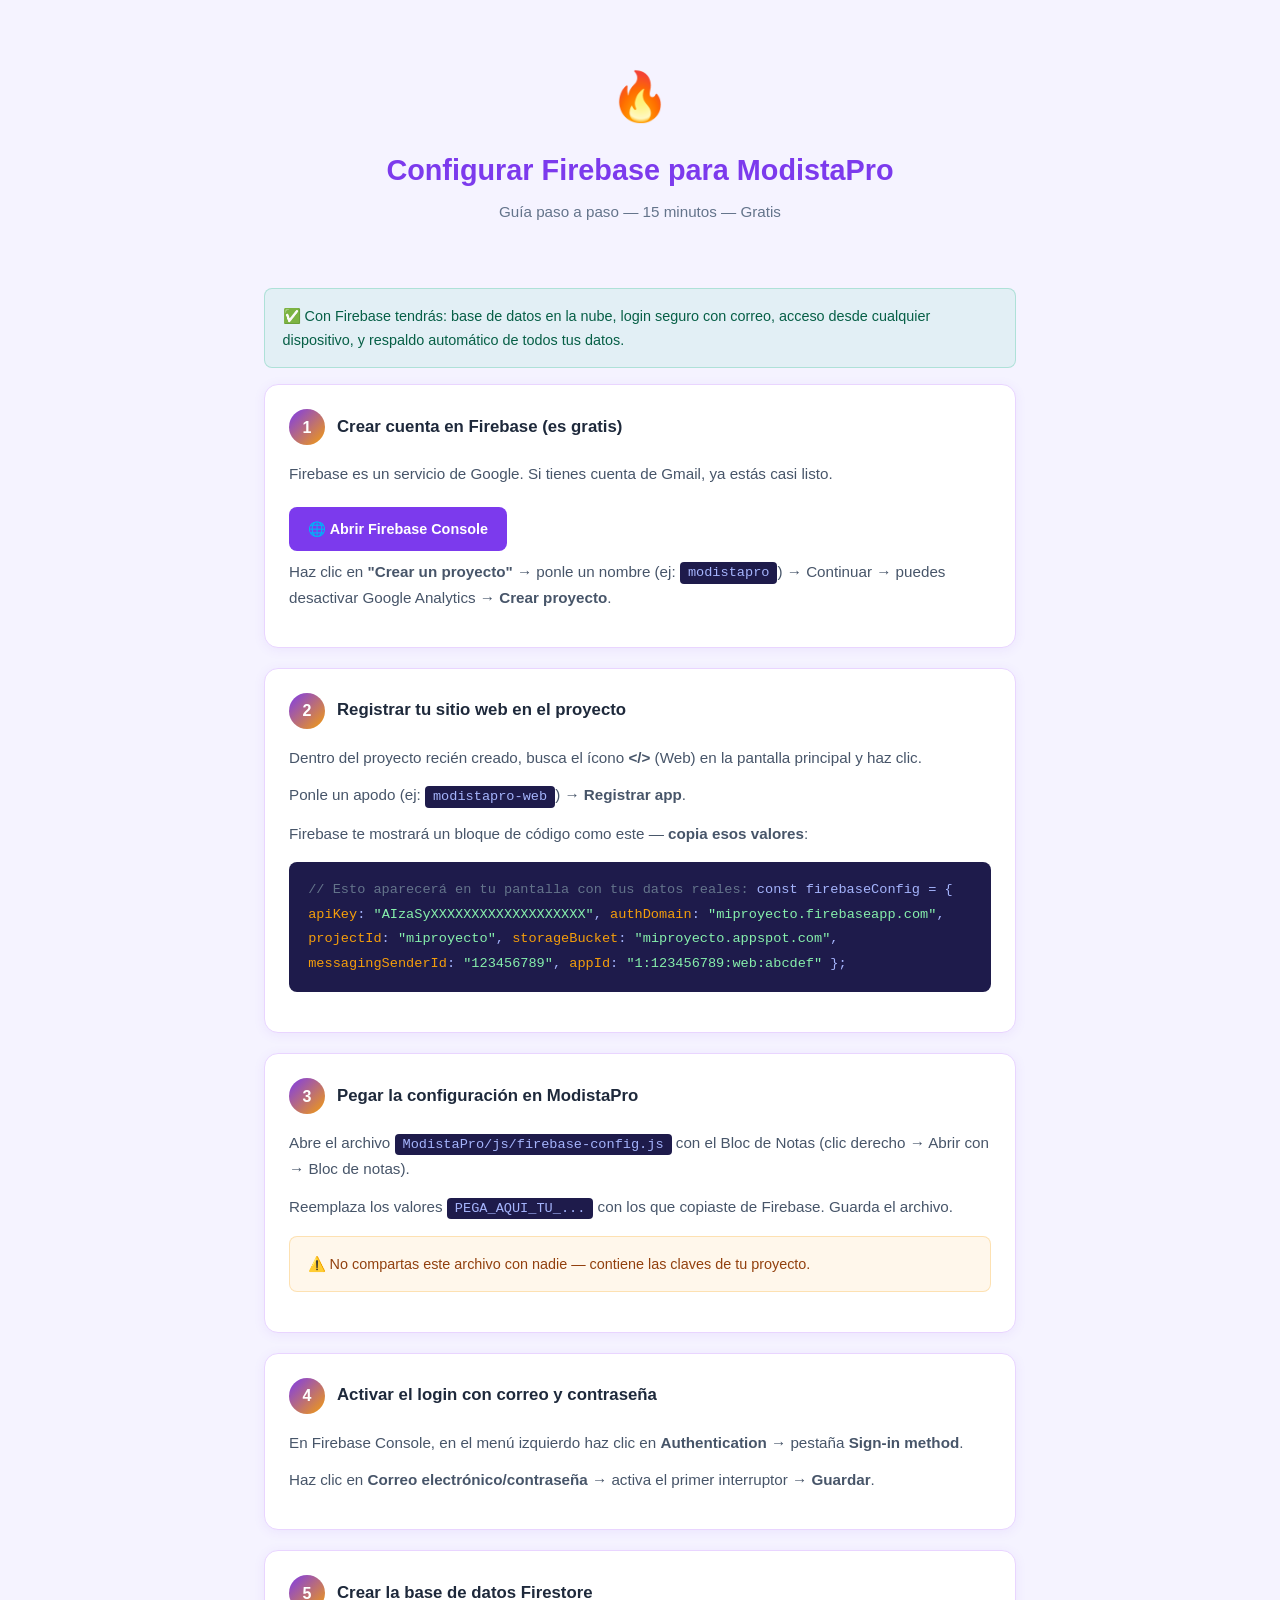
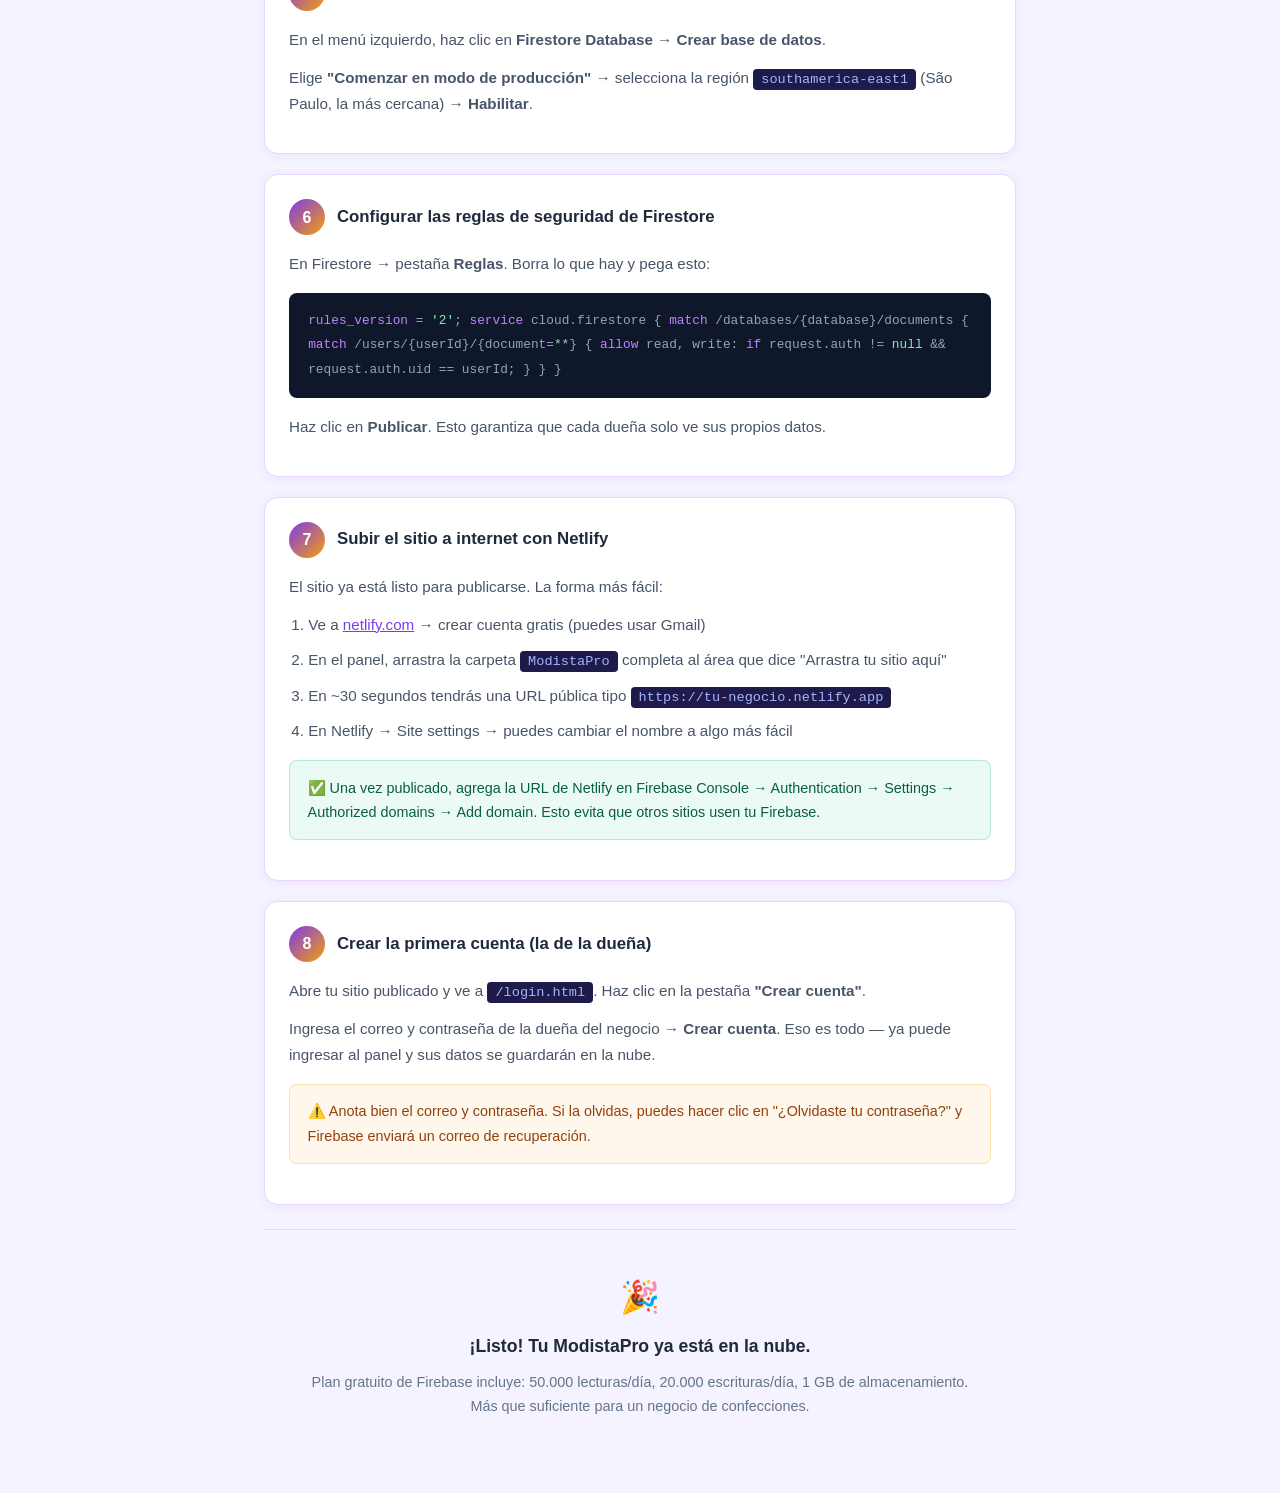
<file: GUIA_FIREBASE.html>
<!DOCTYPE html>
<html lang="es">
<head>
<meta charset="UTF-8">
<meta name="viewport" content="width=device-width,initial-scale=1">
<title>Guía Firebase · ModistaPro</title>
<style>
  *{box-sizing:border-box;margin:0;padding:0}
  body{font-family:'Segoe UI',sans-serif;background:#f5f3ff;color:#1e293b;line-height:1.7}
  .wrap{max-width:800px;margin:0 auto;padding:2rem 1.5rem}
  h1{font-size:1.8rem;font-weight:800;color:#7c3aed;margin-bottom:.25rem}
  .subtitle{color:#64748b;margin-bottom:2rem}
  .step{background:#fff;border-radius:14px;padding:1.5rem;margin-bottom:1.25rem;
    box-shadow:0 2px 12px rgba(124,58,237,.08);border:1px solid #e9d5ff}
  .step-header{display:flex;align-items:center;gap:.75rem;margin-bottom:1rem}
  .step-num{width:36px;height:36px;border-radius:50%;background:linear-gradient(135deg,#7c3aed,#f59e0b);
    color:#fff;display:flex;align-items:center;justify-content:center;font-weight:800;font-size:1rem;flex-shrink:0}
  .step-title{font-size:1.05rem;font-weight:700}
  p{color:#475569;margin-bottom:.75rem;font-size:.95rem}
  .img-placeholder{background:#f1f5f9;border:2px dashed #cbd5e1;border-radius:8px;
    padding:1.5rem;text-align:center;color:#94a3b8;margin:1rem 0;font-size:.9rem}
  code{background:#1e1b4b;color:#a5b4fc;padding:.2rem .5rem;border-radius:4px;font-size:.85rem;font-family:monospace}
  .code-block{background:#1e1b4b;color:#a5b4fc;padding:1rem 1.2rem;border-radius:8px;
    font-family:monospace;font-size:.85rem;margin:1rem 0;overflow-x:auto;line-height:1.8}
  .code-block .key{color:#f59e0b}
  .code-block .val{color:#86efac}
  .code-block .comment{color:#64748b}
  .alert-ok{background:rgba(16,185,129,.08);border:1px solid rgba(16,185,129,.25);
    color:#065f46;padding:.9rem 1.1rem;border-radius:8px;margin:1rem 0;font-size:.9rem}
  .alert-wa{background:rgba(245,158,11,.08);border:1px solid rgba(245,158,11,.25);
    color:#92400e;padding:.9rem 1.1rem;border-radius:8px;margin:1rem 0;font-size:.9rem}
  .btn-link{display:inline-flex;align-items:center;gap:.4rem;background:#7c3aed;color:#fff;
    padding:.6rem 1.2rem;border-radius:8px;text-decoration:none;font-weight:700;font-size:.9rem;margin:.5rem 0}
  .rules-box{background:#0f172a;color:#94a3b8;padding:1rem 1.2rem;border-radius:8px;
    font-family:monospace;font-size:.8rem;line-height:1.9;margin:1rem 0}
  .rules-box .kw{color:#c084fc}
  .rules-box .str{color:#86efac}
  ul{padding-left:1.2rem;color:#475569;font-size:.95rem}
  ul li{margin-bottom:.4rem}
  .badge{display:inline-block;background:#7c3aed;color:#fff;padding:.15rem .5rem;border-radius:4px;font-size:.78rem;font-weight:700}
  hr{border:none;border-top:1px solid #e9d5ff;margin:1.5rem 0}
</style>
</head>
<body>
<div class="wrap">

<div style="text-align:center;padding:1.5rem 0 1rem">
  <div style="font-size:3rem;margin-bottom:.5rem">🔥</div>
  <h1>Configurar Firebase para ModistaPro</h1>
  <p class="subtitle">Guía paso a paso — 15 minutos — Gratis</p>
</div>

<div class="alert-ok">
  ✅ Con Firebase tendrás: base de datos en la nube, login seguro con correo, acceso desde cualquier dispositivo, y respaldo automático de todos tus datos.
</div>

<!-- PASO 1 -->
<div class="step">
  <div class="step-header">
    <div class="step-num">1</div>
    <div class="step-title">Crear cuenta en Firebase (es gratis)</div>
  </div>
  <p>Firebase es un servicio de Google. Si tienes cuenta de Gmail, ya estás casi listo.</p>
  <a class="btn-link" href="https://console.firebase.google.com" target="_blank">🌐 Abrir Firebase Console</a>
  <p>Haz clic en <strong>"Crear un proyecto"</strong> → ponle un nombre (ej: <code>modistapro</code>) → Continuar → puedes desactivar Google Analytics → <strong>Crear proyecto</strong>.</p>
</div>

<!-- PASO 2 -->
<div class="step">
  <div class="step-header">
    <div class="step-num">2</div>
    <div class="step-title">Registrar tu sitio web en el proyecto</div>
  </div>
  <p>Dentro del proyecto recién creado, busca el ícono <strong>&lt;/&gt;</strong> (Web) en la pantalla principal y haz clic.</p>
  <p>Ponle un apodo (ej: <code>modistapro-web</code>) → <strong>Registrar app</strong>.</p>
  <p>Firebase te mostrará un bloque de código como este — <strong>copia esos valores</strong>:</p>
  <div class="code-block">
<span class="comment">// Esto aparecerá en tu pantalla con tus datos reales:</span>
const firebaseConfig = {
  <span class="key">apiKey</span>: <span class="val">"AIzaSyXXXXXXXXXXXXXXXXXXX"</span>,
  <span class="key">authDomain</span>: <span class="val">"miproyecto.firebaseapp.com"</span>,
  <span class="key">projectId</span>: <span class="val">"miproyecto"</span>,
  <span class="key">storageBucket</span>: <span class="val">"miproyecto.appspot.com"</span>,
  <span class="key">messagingSenderId</span>: <span class="val">"123456789"</span>,
  <span class="key">appId</span>: <span class="val">"1:123456789:web:abcdef"</span>
};
  </div>
</div>

<!-- PASO 3 -->
<div class="step">
  <div class="step-header">
    <div class="step-num">3</div>
    <div class="step-title">Pegar la configuración en ModistaPro</div>
  </div>
  <p>Abre el archivo <code>ModistaPro/js/firebase-config.js</code> con el Bloc de Notas (clic derecho → Abrir con → Bloc de notas).</p>
  <p>Reemplaza los valores <code>PEGA_AQUI_TU_...</code> con los que copiaste de Firebase. Guarda el archivo.</p>
  <div class="alert-wa">⚠️ No compartas este archivo con nadie — contiene las claves de tu proyecto.</div>
</div>

<!-- PASO 4 -->
<div class="step">
  <div class="step-header">
    <div class="step-num">4</div>
    <div class="step-title">Activar el login con correo y contraseña</div>
  </div>
  <p>En Firebase Console, en el menú izquierdo haz clic en <strong>Authentication</strong> → pestaña <strong>Sign-in method</strong>.</p>
  <p>Haz clic en <strong>Correo electrónico/contraseña</strong> → activa el primer interruptor → <strong>Guardar</strong>.</p>
</div>

<!-- PASO 5 -->
<div class="step">
  <div class="step-header">
    <div class="step-num">5</div>
    <div class="step-title">Crear la base de datos Firestore</div>
  </div>
  <p>En el menú izquierdo, haz clic en <strong>Firestore Database</strong> → <strong>Crear base de datos</strong>.</p>
  <p>Elige <strong>"Comenzar en modo de producción"</strong> → selecciona la región <code>southamerica-east1</code> (São Paulo, la más cercana) → <strong>Habilitar</strong>.</p>
</div>

<!-- PASO 6 -->
<div class="step">
  <div class="step-header">
    <div class="step-num">6</div>
    <div class="step-title">Configurar las reglas de seguridad de Firestore</div>
  </div>
  <p>En Firestore → pestaña <strong>Reglas</strong>. Borra lo que hay y pega esto:</p>
  <div class="rules-box">
<span class="kw">rules_version</span> = <span class="str">'2'</span>;
<span class="kw">service</span> cloud.firestore {
  <span class="kw">match</span> /databases/{database}/documents {
    <span class="kw">match</span> /users/{userId}/{document=<span class="str">**</span>} {
      <span class="kw">allow</span> read, write: <span class="kw">if</span> request.auth != <span class="str">null</span>
        && request.auth.uid == userId;
    }
  }
}
  </div>
  <p>Haz clic en <strong>Publicar</strong>. Esto garantiza que cada dueña solo ve sus propios datos.</p>
</div>

<!-- PASO 7 -->
<div class="step">
  <div class="step-header">
    <div class="step-num">7</div>
    <div class="step-title">Subir el sitio a internet con Netlify</div>
  </div>
  <p>El sitio ya está listo para publicarse. La forma más fácil:</p>
  <ol style="padding-left:1.2rem;color:#475569;font-size:.95rem">
    <li style="margin-bottom:.6rem">Ve a <a href="https://netlify.com" target="_blank" style="color:#7c3aed">netlify.com</a> → crear cuenta gratis (puedes usar Gmail)</li>
    <li style="margin-bottom:.6rem">En el panel, arrastra la carpeta <code>ModistaPro</code> completa al área que dice "Arrastra tu sitio aquí"</li>
    <li style="margin-bottom:.6rem">En ~30 segundos tendrás una URL pública tipo <code>https://tu-negocio.netlify.app</code></li>
    <li style="margin-bottom:.6rem">En Netlify → Site settings → puedes cambiar el nombre a algo más fácil</li>
  </ol>
  <div class="alert-ok">
    ✅ Una vez publicado, agrega la URL de Netlify en Firebase Console → Authentication → Settings → Authorized domains → Add domain. Esto evita que otros sitios usen tu Firebase.
  </div>
</div>

<!-- PASO 8 -->
<div class="step">
  <div class="step-header">
    <div class="step-num">8</div>
    <div class="step-title">Crear la primera cuenta (la de la dueña)</div>
  </div>
  <p>Abre tu sitio publicado y ve a <code>/login.html</code>. Haz clic en la pestaña <strong>"Crear cuenta"</strong>.</p>
  <p>Ingresa el correo y contraseña de la dueña del negocio → <strong>Crear cuenta</strong>. Eso es todo — ya puede ingresar al panel y sus datos se guardarán en la nube.</p>
  <div class="alert-wa">
    ⚠️ Anota bien el correo y contraseña. Si la olvidas, puedes hacer clic en "¿Olvidaste tu contraseña?" y Firebase enviará un correo de recuperación.
  </div>
</div>

<hr>

<div style="text-align:center;padding:1rem 0 2rem">
  <div style="font-size:2rem;margin-bottom:.5rem">🎉</div>
  <strong style="font-size:1.1rem">¡Listo! Tu ModistaPro ya está en la nube.</strong>
  <p style="margin-top:.5rem;color:#64748b;font-size:.9rem">
    Plan gratuito de Firebase incluye: 50.000 lecturas/día, 20.000 escrituras/día, 1 GB de almacenamiento.<br>
    Más que suficiente para un negocio de confecciones.
  </p>
</div>

</div>
</body>
</html>
</file>
